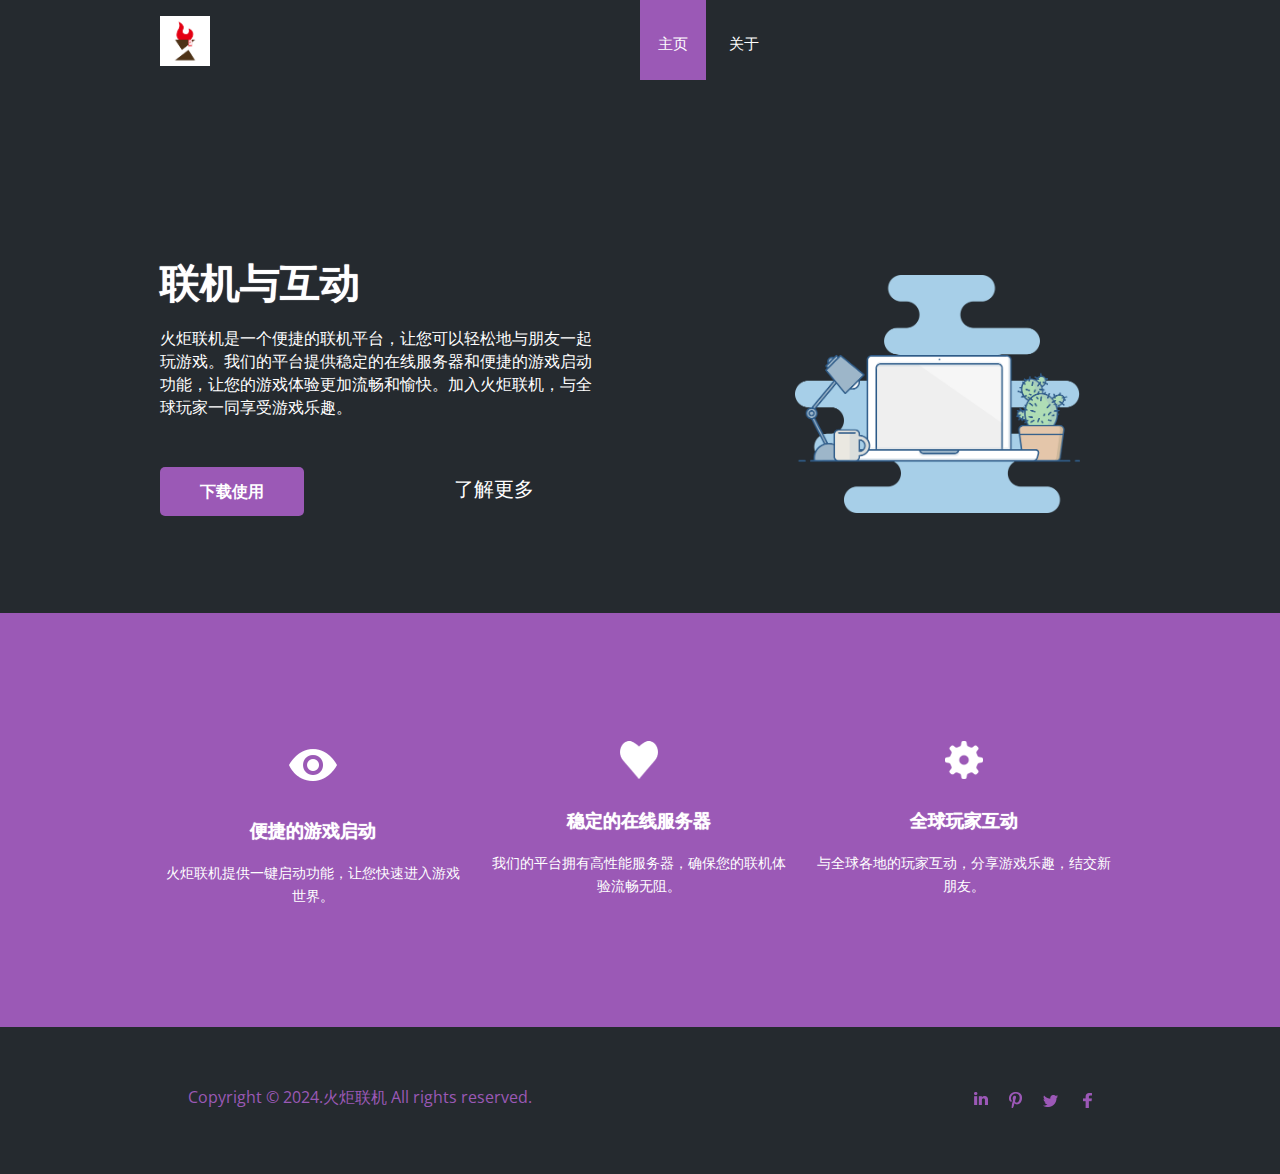
<file: index.html>
﻿<!DOCTYPE HTML>
<html>
<head>
    <title>火炬联机</title>
    <meta http-equiv="Content-Type" content="text/html; charset=utf-8"/>
    <meta name="viewport" content="width=device-width, initial-scale=1, maximum-scale=1">
    <link href='https://fonts.googleapis.com/css?family=Open+Sans:400,600' rel='stylesheet' type='text/css'>
    <link href="css/style.css" rel="stylesheet" type="text/css" media="all"/>
    <script src="js/jquery.min.js"></script>
    <!-----768px-menu----->
    <link type="text/css" rel="stylesheet" href="css/jquery.mmenu.all.css"/>
    <script type="text/javascript" src="js/jquery.mmenu.js"></script>
    <script type="text/javascript">
        //	The menu on the left
        $(function () {
            $('nav#menu-left').mmenu();
        });
    </script>
    <!-----//768px-menu----->
</head>
<body>
<div class="content">
    <!------start-768px-menu---->
    <div id="page">
        <div id="header">
            <a class="navicon" href="#menu-left"> </a>
        </div>
        <nav id="menu-left">
            <ul>
                <li class="active"><a href="index.html">主页</a></li>
                <li><a href="about.html">关于</a></li>
                <div class="clear"></div>
            </ul>
        </nav>
    </div>
    <!------end-768px-menu---->
    <!---start-header---->
    <div class="header">
        <!---start-wrap---->
        <div class="wrap">
            <div class="header-left">
                <div class="logo">
                    <a href="index.html"><img src="images/logo.jpg" alt="logo" width="50px" height="50px"/></a>
                </div>
            </div>
            <div class="header-right">
                <div class="top-nav">
                    <ul>
                        <li class="active"><a href="index.html">主页</a></li>
                        <li><a href="about.html">关于</a></li>
                    </ul>
                </div>
                <div class="clear"></div>
            </div>
            <div class="clear"></div>
        </div>
    </div>
    <div class="main">
        <div class="wrap">
            <div class="main_left">
                <h2>联机与互动</h2>
                <p>
                    火炬联机是一个便捷的联机平台，让您可以轻松地与朋友一起玩游戏。我们的平台提供稳定的在线服务器和便捷的游戏启动功能，让您的游戏体验更加流畅和愉快。加入火炬联机，与全球玩家一同享受游戏乐趣。</p>
                <div class="buttons">
                    <div class="sign_up">
                        <a href="#">下载使用</a>
                    </div>
                    <div class="learn">
                        <a href="#" class="arrow_btn">了解更多</a>
                    </div>
                    <div class="clear"></div>
                </div>
            </div>
            <div class="main_right">
                <span> </span>
            </div>
            <div class="clear"></div>
            <!---//End-header---->
        </div>
    </div>
</div>
<div class="buttom">
    <div class="wrap">
        <div class="top-grids">
            <div class="top-grid">
                <a href="#"><img src="images/icon1.png"/></a>
                <h3><a href="#">便捷的游戏启动</a></h3>
                <p>火炬联机提供一键启动功能，让您快速进入游戏世界。</p>
            </div>
            <div class="top-grid">
                <a href="#"><img src="images/icon2.png"/></a>
                <h3><a href="#">稳定的在线服务器</a></h3>
                <p>我们的平台拥有高性能服务器，确保您的联机体验流畅无阻。</p>
            </div>
            <div class="top-grid">
                <a href="#"><img src="images/icon3.png"/></a>
                <h3><a href="#">全球玩家互动</a></h3>
                <p>与全球各地的玩家互动，分享游戏乐趣，结交新朋友。</p>
            </div>

            <div class="clear"></div>
        </div>
    </div>
</div>
<div class="footer">
    <div class="wrap">
        <div class="footer-left">
            <div class="copy">
                <p>Copyright &copy; 2024.火炬联机 All rights reserved.
                </p>
            </div>
        </div>
        <div class="social_icons">
            <ul>
                <li class="in"><a href="#"><span> </span></a></li>
                <li class="pro"><a href="#"><span> </span></a></li>
                <li class="twitter"><a href="#"><span> </span></a></li>
                <li class="facebook"><a href="#"><span> </span></a></li>
                <div class="clear"></div>
            </ul>
        </div>
        <div class="clear"></div>
    </div>
</div>
</body>
</html>
</file>
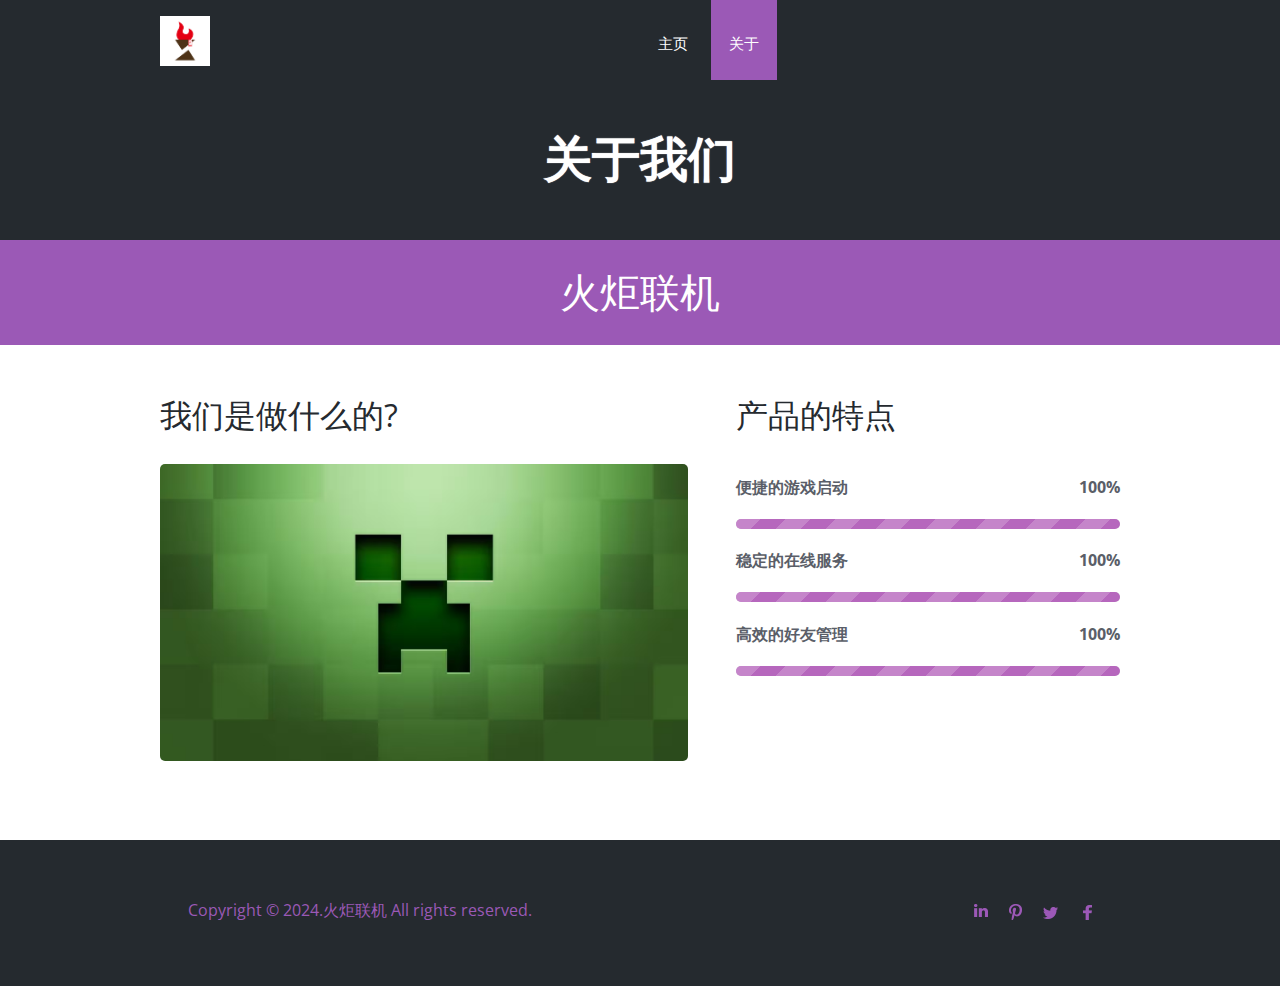
<file: about.html>
﻿<!DOCTYPE HTML>
<html>
<head>
    <title>火炬联机</title>
    <meta http-equiv="Content-Type" content="text/html; charset=utf-8"/>
    <meta name="viewport" content="width=device-width, initial-scale=1, maximum-scale=1">
    <link href='https://fonts.googleapis.com/css?family=Open+Sans:400,600' rel='stylesheet' type='text/css'>
    <link href="css/style.css" rel="stylesheet" type="text/css" media="all"/>
    <script src="js/jquery.min.js"></script>
    <!---start-login-script--->
    <script src="js/login.js"></script>
    <!---//End-login-script--->
    <!-----768px-menu----->
    <link type="text/css" rel="stylesheet" href="css/jquery.mmenu.all.css"/>
    <script type="text/javascript" src="js/jquery.mmenu.js"></script>
    <script type="text/javascript">
        //	The menu on the left
        $(function () {
            $('nav#menu-left').mmenu();
        });
    </script>
    <!-----//768px-menu----->
</head>
<body>
<div class="content">
    <!------start-768px-menu---->
    <div id="page">
        <div id="header">
            <a class="navicon" href="#menu-left"> </a>
        </div>
        <nav id="menu-left">
            <ul>
                <li><a href="index.html">主页</a></li>
                <li class="active"><a href="about.html">关于</a></li>
                <div class="clear"></div>
            </ul>
        </nav>
    </div>
    <!------end-768px-menu---->
    <!---start-header---->
    <div class="header">
        <!---start-wrap---->
        <div class="wrap">
            <div class="header-left">
                <div class="logo">
                    <a href="index.html"><img src="images/logo.jpg" alt="logo" width="50px" height="50px"/></a>
                </div>
            </div>
            <div class="header-right">
                <div class="top-nav">
                    <ul>
                        <li><a href="index.html">主页</a></li>
                        <li class="active"><a href="about.html">关于</a></li>
                    </ul>
                </div>
                <div class="clear"></div>
            </div>
            <div class="clear"></div>
        </div>
    </div>
    <div class="wrap">
        <div class="section-title">
            <h3>关于我们</h3>
        </div><!--section-title-->
    </div>
</div>
<div class="about">
    <p class="about-title">火炬联机</p>
    <div class="wrap">
        <div class="row-fluid">
            <div class="row_side-left">
                <h3>我们是做什么的?<span> </span></h3>
                <img src="images/about.jpg" alt=""/>
            </div>
            <div class="row_side-right">
                <div class="skills">
                    <h3>产品的特点<span> </span></h3>
                    <div class="flx-skill">
                        <p class="flx-skill-title">便捷的游戏启动</p>
                        <p class="flx-skill-number">100%</p>
                        <div class="progress-bar flexible animate"><span class="progress-100"
                                                                         style="width: 100%"><span> </span></span></div>
                        <div class="clear"></div>
                    </div>
                    <div class="flx-skill">
                        <p class="flx-skill-title">稳定的在线服务</p>
                        <p class="flx-skill-number">100%</p>
                        <div class="progress-bar flexible animate"><span class="progress-100"
                                                                         style="width: 100%"><span> </span></span></div>
                        <div class="clear"></div>
                    </div>
                    <div class="flx-skill">
                        <p class="flx-skill-title">高效的好友管理</p>
                        <p class="flx-skill-number">100%</p>
                        <div class="progress-bar flexible animate"><span class="progress-100"
                                                                         style="width: 100%"><span> </span></span></div>
                        <div class="clear"></div>
                    </div>
                </div>
            </div>
            <div class="clear"></div>
        </div>
    </div>
</div>
<div class="footer">
    <div class="wrap">
        <div class="footer-left">
            <div class="copy">
                <p>Copyright &copy; 2024.火炬联机 All rights reserved.
                </p>
            </div>
        </div>
        <div class="social_icons">
            <ul>
                <li class="in"><a href="#"><span> </span></a></li>
                <li class="pro"><a href="#"><span> </span></a></li>
                <li class="twitter"><a href="#"><span> </span></a></li>
                <li class="facebook"><a href="#"><span> </span></a></li>
                <div class="clear"></div>
            </ul>
        </div>
        <div class="clear"></div>
    </div>

</div>
</body>
</html>
</file>
<file: css/style.css>
/*
Author: W3layouts
Author URL: http//w3layouts.com
License: Creative Commons Attribution 3.0 Unported
License URL: http//creativecommons.org/licenses/by/3.0/
*/
/* reset */
html,body,div,span,applet,object,iframe,h1,h2,h3,h4,h5,h6,p,blockquote,pre,a,abbr,acronym,address,big,cite,code,del,dfn,em,img,ins,kbd,q,s,samp,small,strike,strong,sub,sup,tt,var,b,u,i,dl,dt,dd,ol,nav ul,nav li,fieldset,form,label,legend,table,caption,tbody,tfoot,thead,tr,th,td,article,aside,canvas,details,embed,figure,figcaption,footer,header,hgroup,menu,nav,output,ruby,section,summary,time,mark,audio,video{margin:0;padding:0;border:0;font-size:100%;font:inherit;vertical-align:baseline;}
article, aside, details, figcaption, figure,footer, header, hgroup, menu, nav, section {display: block;}
ol,ul{list-style:none;margin:0px;padding:0px;}
blockquote,q{quotes:none;}
blockquote:before,blockquote:after,q:before,q:after{content:'';content:none;}
table{border-collapse:collapse;border-spacing:0;}
/* start editing from here */
a{text-decoration:none;}
.txt-rt{text-align:right;}/* text align right */
.txt-lt{text-align:left;}/* text align left */
.txt-center{text-align:center;}/* text align center */
.float-rt{float:right;}/* float right */
.float-lt{float:left;}/* float left */
.clear{clear:both;}/* clear float */
.pos-relative{position:relative;}/* Position Relative */
.pos-absolute{position:absolute;}/* Position Absolute */
.vertical-base{	vertical-align:baseline;}/* vertical align baseline */
.vertical-top{	vertical-align:top;}/* vertical align top */
nav.vertical ul li{	display:block;}/* vertical menu */
nav.horizontal ul li{	display: inline-block;}/* horizontal menu */
img{max-width:100%;}
/*end reset*/
/*----importing-fonts---*/
/*-----light-font----*/
/*----//importing-fonts---*/
html, body {
	height: 100%;
	margin: 0;
	display: flex;
	flex-direction: column;
}
body{
	font-family:trebuchet ms, arial, sans-serif;
	background: #fff;
}
/*---start-wrap-----*/
.wrap{
	width:60%;
	margin:0 auto;
}
.content
{
	background: #252A2F;
	flex: 1;
}
#page{
	display:none;
}
/*---start-header----*/
.header-left{
	float:left;
	margin-top: 1em;
}
.header-right{
	float:right;
	width: 50%;
}
.top-nav ul li{
	display:inline-block;
}
.top-nav ul li a{
	color: #ffffff;
	padding: 2.2em 1.2em 1.6em 1.2em;
	display: block;
	font-size: 0.95em;
	transition:0.5s all;
	-webkit-transition:0.5s all;
	-moz-transition:0.5s all;
	-o-transition:0.5s all;
	text-transform: uppercase;
	font-family: 'Open Sans', sans-serif;
}
.top-nav ul li a:hover{
	color:#FFF;
	background: #9B59B6;
}
.top-nav ul li.active>a{
	color:#FFF;
	background: #9B59B6;
}
.top-nav{
	float:left;
}
.sign-ligin-btns{
	float:right;
}
.sign-ligin-btns ul li{
	display:inline-block;
}
.sign-ligin-btns ul li a.signup span,.sign-ligin-btns ul li a.login span{
	padding: 2.2em 1.8em 1.64em 1.8em;
	display: block;
	font-size: 0.95em;
	transition: 0.5s all;
	-webkit-transition: 0.5s all;
	-moz-transition: 0.5s all;
	-o-transition: 0.5s all;
	border-radius: 0.15em;
	-webkit-border-radius: 0.15em;
	-moz-border-radius: 0.15em;
	-o-border-radius: 0.15em;
	font-family: 'Open Sans', sans-serif;
	font-family:trebuchet ms, arial, sans-serif;
}
.sign-ligin-btns ul li a.signup,.sign-ligin-btns ul li a.login{
	color:#FFF;
}
.sign-ligin-btns ul li a.signup:hover,.sign-ligin-btns ul li a.login:hover{
	background: #9B59B6;
}
/*---End-header----*/

/*-------LOGIN STARTS HERE -------*/
/* Login Container (default to float:right) */
#loginContainer {
    position:relative;
    float: left;
}
#loginBox:before,#signupBox:before{
	content: '';
	position: absolute;
	right: 25px;
	text-align: center;
	top: -21px;
	border-left: 20px solid rgba(0, 0, 0, 0);
	border-right: 20px solid rgba(0, 0, 0, 0);
	border-bottom: 20px solid #9B59B6;
}
/* Login Button */
#loginButton{ 
    display: inline-block;
	float: right;
	position: relative;
	z-index: 30;
	cursor: pointer;
	transition:0.5s all;
	-webkit-transition:0.5s all;
	-moz-transition:0.5s all;
	-o-transition:0.5s all;
}
/* Login Button Text */
#loginButton span {
  display: block;
	text-align: center;
	border-radius: 0.15em;
	-webkit-border-radius: 0.15em;
	-moz-border-radius: 0.15em;
	-o-border-radius: 0.15em;
	font-family: 'Open Sans', sans-serif;
}
/* Login Box */
#loginBox {
    position: absolute;
	top: 96px;
	right: 0;
	display: none;
	z-index: 999;
	padding-bottom: 0.8em;
	background: #fff;
	border: 1px solid #eee;
	border-radius: 5px;
	-webkit-border-radius: 5px;
	-o-border-radius: 5px;
	-moz-border-radius: 5px;
	box-shadow: inset 0px -2px 2px #DFDFDF;
}
/* If the Login Button has been clicked */    


/* Login Form */
#loginForm {
    width:300px;
	z-index: 999;
}
#loginForm fieldset {
    margin:0 0 0px 0;
    display:block;
    border:0;
    padding:0;
}
fieldset#body {
    background:#fff;
    padding:20px;
    margin:0;
    border-radius: 5px;
	-webkit-border-radius: 5px;
	-o-border-radius: 5px;
	-moz-border-radius: 5px;
}
#loginForm #checkbox {
    width:auto;
    margin: 7px 9px 0 0;
    float:left;
    padding:0;
    border:0;
    *margin:-3px 9px 0 0; /* IE7 Fix */
}
#body label {
    color:#777777;
    display:block;
    float:left;
    line-height: 1.5em;
    font-family: 'Open Sans', sans-serif;
}
#loginForm #body fieldset label {
    display: block;
	color: #777;
	font-size: 0.875em;
	font-weight: normal;
	text-align: center;
	text-transform: uppercase;
	line-height: 1.5em;
	font-family: 'Open Sans', sans-serif;
}
/* Default Input */
#loginForm input,#signupForm input[type="text"], #signupForm input[type="password"] {
    width: 93.6%;
	color: #3a454d;
	padding: 8px 8px;
	margin: 0.3em 0;
	border: 1px solid #D8D8D8;
	font-size: 0.875em;
	transition: border-color 0.5s all;
	-webkit-transition: border-color 0.5s all;
	-moz-transition: border-color 0.5s all;
	-o-transition: border-color 0.5s all;
	border-radius: 0.15em;
	-webkit-border-radius: 0.15em;
	-moz-border-radius: 0.15em;
	-o-border-radius: 0.15em;
	font-family: 'Open Sans', sans-serif;
}
#loginForm input:hover{
	border: 1px solid #999;
} 
.remeber{
	margin-top:0.5em;
}
/* Sign In Button */
#loginForm #login,#signupForm #signup{
    color: #fff;
	font-size: 0.875em;
	font-weight: normal;
	padding: 10px 15px;
	text-transform: uppercase;
	background:#9B59B6;
	display: inline-block;
	width: 100%;
	cursor:pointer;
	margin: 1em 0 0 0;
	border: none;
	-webkit-transition: all 0.3s ease-out;
	-moz-transition: all 0.3s ease-out;
	-ms-transition: all 0.3s ease-out;
	-o-transition: all 0.3s ease-out;
	transition: all 0.3s ease-out;
	border-radius: 0.15em;
	-webkit-border-radius: 0.15em;
	-moz-border-radius: 0.15em;
	-o-border-radius: 0.15em;
	font-family: 'Open Sans', sans-serif;
}
#loginButton span:hover{
	color:#FFF;
}
#loginForm #login:hover{
	background:#3D3D3D;
}
#signupForm #signup:hover{
	background:#3D3D3D;
}
/* Forgot your password */
#loginForm span {
    display: block;
	background: #fff;
	padding: 0px 0px 0px 13px;
}
#loginForm span a {
    color: #777;
	font-size: 0.875em;
	font-family: 'Open Sans', sans-serif;
}
input:focus {
    outline:none;
}
/* signup Container (default to float:right) */
#signupContainer {
    position:relative;
    float: left;
}

/* Login Button */
#signupButton { 
    display: inline-block;
	float: right;
	position: relative;
	z-index: 30;
	cursor: pointer;
	transition:0.5s all;
	-webkit-transition:0.5s all;
	-moz-transition:0.5s all;
	-o-transition:0.5s all;
}
/* Login Button Text */
#signupButton span {
  display: block;
	text-align: center;
	font-family: 'Open Sans', sans-serif;
}
/* Login Box */
#signupBox {
    position: absolute;
	top: 96px;
	right: 0;
	display: none;
	z-index: 999;
	padding-bottom: 0.8em;
	background: #fff;
	border: 1px solid #eee;
	border-radius: 5px;
	-webkit-border-radius: 5px;
	-o-border-radius: 5px;
	-moz-border-radius: 5px;
	box-shadow: inset 0px -2px 2px #DFDFDF;
}
/* If the Login Button has been clicked */    
#signupButton.active {
	border-radius: 0.15em;
}
.active span:hover{
	color:#FFF;
}
/* Login Form */
#signupForm {
    width: 300px;
	z-index: 999;
}
#signupForm fieldset {
    margin:0 0 0px 0;
    display:block;
    border:0;
    padding:0;
}
fieldset#signupbody {
    background:#fff;
    padding:20px;
    margin:0;
    border-radius: 5px;
	-webkit-border-radius: 5px;
	-o-border-radius: 5px;
	-moz-border-radius: 5px;
}
#signupForm #checkbox {
    width:auto;
    margin: 7px 9px 0 0;
    float:left;
    padding:0;
    border:0;
    *margin:-3px 9px 0 0; /* IE7 Fix */
}
#signupbody label {
    color:#777777;
    display:block;
    float:left;
    line-height: 1.5em;
}
#signupForm #signupbody fieldset label {
    display: block;
	color: #777;
	font-size: 0.875em;
	font-weight: normal;
	text-align: center;
	text-transform: uppercase;
	line-height: 1.5em;
	font-family: 'Open Sans', sans-serif;
}
#signupForm #signupbody fieldset label span{
	display: inline-block;
	padding: 0px;
	font-size: 0.875em;
	color:#9B59B;
}
.remeber{
	margin-top:0.5em;
}

/* Forgot your password */
#signupForm span {
    display: block;
	background: #fff;
	padding: 0px 0px 0px 13px;
}
#signupForm span a {
    color: #FFF;
	font-size: 0.875em;
}
input:focus {
    outline:none;
}
/*----//End-content---*/
/*---//End-wrap-----*/
/***********/
.main {
	margin-top: 6em;
}
.main_left
{
	float:left;
	width:45%;
	margin-top: 5em;
}
.main_left h2{
	color:#fff;
	font-size: 3em;
	font-weight:bold;
	text-shadow: 0px 0px 1px #FFF;
}
.main_left p{
	color:#fff;
	font-size: 1em;
	font-family: 'Open Sans', sans-serif;
	padding: 1em 0em;
}
.main_right
{
	float:right;
	width:42%;
}
.main_right {
    display: flex;
    justify-content: center;
    align-items: center;
    height: 100%; /* Ensure the container has a height */
}

.main_right span {
    width: 320px;
    height: 492px;
    display: block;
    background: url(../images/index.png) no-repeat center center;
    background-size: contain; /* Ensure the image scales properly */
}
.buttons
{
	margin-top: 2em;
}
.sign_up 
{
	float:left;
}
.learn
{
	float:right;
	margin: 0.5em 2em 0.5em 0em;
}
.sign_up a{
	color: #FFF;
	font-size: 1em;
	-webkit-transition: all 0.3s;
	-moz-transition: all 0.3s;
	transition: all 0.3s;
	border-radius: 5px;
	-webkit-border-radius: 5px;
	-moz-border-radius: 5px;
	-o-border-radius: 5px;
	background: #9B59B6;
	padding: 13px 40px;
	border: none;
	font-family: 'Open Sans', sans-serif;
	font-weight: 600;
	display: block;
}
.sign_up input[type="submit"]:hover
{
	background:#45BDBE;
}
.arrow_btn {
	display: block;
	background: url(../images/arrow_btnh1.png) no-repeat 148px 9px;
	padding: 0px 26px 0px 9px;
	color: #FFF;
	font-size: 20px;
	font-family: 'Open Sans', sans-serif;
}
.arrow_btn:hover{
	background: url(../images/arrow_btn1.png) no-repeat 148px 9px;
	text-decoration: none;
	color:#9B59B6;
}
/*******/
.buttom
{
	background: #9B59B6;
	padding: 8em 0em 4em 0em;
}
.top-grids {
	position:relative;
}
.top-grid1{
	margin-top: 2em;
	padding-top: 2em;
	position:relative;
}
.top-grid1 label{
	background: #ECECEC;
	height: 1px;
	display: block;
	position: absolute;
	top: -16px;
	width: 94%;
}
.top-grid{
	width: 31.9%;
	float: left;
	margin-right: 2%;
	text-align: center;
	padding-bottom: 3em;
}
.top-grid:nth-child(3),.top-grid:nth-child(6){
	margin-right:0px;
	border-right:0;
}
.top-grid  h3 a{
	font-size: 1.1em;
	color: #fff;
	padding:1.5em 0 0.5em 0;
	display: block;
	text-transform: uppercase;
	font-weight: 600;
	text-shadow: 0px 0px 1px #FFF;
}
.top-grid p{
	color: #fff;
	line-height: 1.6em;
	font-size: 0.9em;
	padding: 0.6em 0em;
	font-family: 'Open Sans', sans-serif;
}
/*****footer*****/
.footer {
	background: #252A2F;
	padding: 1.85em 1em;
	text-align: center; /* Optional: Center text */
}
.footer-left {
	float: left;
	padding: 1.85em 1em;
}
.copy p{
	color:#9B59B6;
	font-size:1em;
	font-family: 'Open Sans', sans-serif;
}
.copy p a{
	color:#fff;
	font-family: 'Open Sans', sans-serif;
}
.copy p a:hover{
	color:#9B59B6;
}
/****social_icons******/
.social_icons {
	float:right;
	padding: 2.2em 1em;
}
.social_icons li  a span{
	width:15px;
	height:17px;
	background: url(../images/socil.png) no-repeat;
	display:block;
}
.social_icons li
{
	float:left;
	margin-left: 1.2em;
}
.social_icons ul .in a span 
{
	background-position: 0px 0px ;
}
.social_icons ul .in a span:hover
{
	background-position: 0px -30px ;
}
.social_icons ul .pro a span 
{
	background-position: -28px 0px ;
}
.social_icons ul .pro a span:hover
{
	background-position: -28px -30px ;
}
.social_icons ul .twitter a span
{
	background-position: -57px 0px ;
}
.social_icons ul .twitter a span:hover
{
	background-position: -57px -30px ;
}
.social_icons ul .facebook a span
{
	background-position: -84px 0px;
}
.social_icons ul .facebook a span:hover
{
	background-position: -84px -30px;
}
.section-title h3
{
	color: #FFF;
	font-size: 3em;
	font-weight: bold;
	text-shadow: 0px 0px 1px #FFF;
	text-align: center;
	padding: 1em 0em;
}
/*****about******/
.row-fluid {
	padding: 3em 0em;
}
.row_side-left
{
	width:55%;
	float:left;
	font-family: 'Open Sans', sans-serif;
}
.row_side-right
{
	width:40%;
	float:right;
	font-family: 'Open Sans', sans-serif;
}
.about-title
{
	color: #FFF;
	background: #9B59B6;
	font-family: 'Open Sans', sans-serif;
	text-align: center;
	font-size: 2.5em;
	padding: 0.6em 0em;
}
.row_side-left img {
	border-radius: 5px;
	margin: 1.6em 0em;
}
.row_side-left h3,.row_side-right h3,.heading_h h3 a
{
	color: #252A2F;
	font-size: 2em;
	font-family: 'Open Sans', sans-serif;
}
.row_side-left p,.row_side-right p
{
	color: #5A5E68;
	font-size: 0.9em;
}
/*---------Skill bar-----------*/
.skill-p {
	margin-bottom:35px;
}
.flx-skill {
	padding: 2.3em 0em;
}

.flx-skill > div {
	height: 10px;
	float: left;
	width: 100%;
}
.flx-skill p.flx-skill-title {
	float: left;
	font-weight:700;
	font-size: 1em;
	margin-bottom: 10px;
}
.flx-skill p.flx-skill-number {
	float: right;
	font-weight:700;
	font-size: 1em;
	margin-bottom: 10px;
}

/*===============Progress Bars===================*/
.progress-bar {
	height: 10px;
	margin:10px 0;
	position: relative;	
	-webkit-border-radius: 5px;
	-moz-border-radius: 5px;
	border-radius: 5px;
	z-index:0;
	background-color:#ebebeb;
}
.progress-bar.flexible > span {
	background-color:#B667BD;
}
.progress-bar > span {
	display: block;
	height: 10px;
	-webkit-border-radius: 5px;
	-moz-border-radius: 5px;
	border-radius: 5px;	
	position: relative;
	overflow: hidden;
	z-index:0;
}
.progress-bar > span:after, .animate > span > span {
	content: "";
	position: absolute;
	top: 0;
	left: 0;
	bottom: 0;
	right: 0;
	background-image: -webkit-gradient(linear, 0 0, 100% 100%,  color-stop(.25, rgba(255, 255, 255, .2)),  color-stop(.25, transparent), color-stop(.5, transparent),  color-stop(.5, rgba(255, 255, 255, .2)),  color-stop(.75, rgba(255, 255, 255, .2)),  color-stop(.75, transparent), to(transparent)  );
	background-image: -moz-linear-gradient(  -45deg,  rgba(255, 255, 255, .2) 25%,  transparent 25%,  transparent 50%,  rgba(255, 255, 255, .2) 50%,  rgba(255, 255, 255, .2) 75%,  transparent 75%,  transparent  );
	z-index: 1;
	-webkit-background-size: 50px 50px;
	-moz-background-size: 50px 50px;
	background-size: 50px 50px;
	-webkit-animation: move 2s linear infinite;
	-moz-animation: move 2s linear infinite;
	-webkit-border-radius: 10px;
	-moz-border-radius: 10px;
	border-radius: 10px;
	color:#fff;
	text-shadow:0 1px 0 rgba(0,0,0,.1);
	text-align:right;
}
.animate > span:after {
	display: none;
}
 @-webkit-keyframes move {
 0% {
 background-position: 0 0;
}
 100% {
 background-position: 50px 50px;
}
}
 @-moz-keyframes move {
 0% {
 background-position: 0 0;
}
 100% {
 background-position: 50px 50px;
}
}
.orange > span {
	background-color: #ff5300;
}
.red > span {
	background-color: #ff0000;
}
.blue > span {
	background-color: #00c6ff;
}
.pink > span {
	background-color: #e8005d;
}

.gray > span {
	background-color: #3f3f3f;
}
.white > span {
	background-color: #fff;
}
.cyan > span {
	background-color: #37bdb5
}

.nostripes > span > span, .nostripes > span:after {
	-webkit-animation: none;
	-moz-animation: none;
	background-image: none;
}
/*****team*****/
/**********team************/
.team
{
	text-align: center;
}
.middle-grids {
	padding: 2em 0em;
}
.images_1_of_4 h4 {
	color: #252A2F;
	font-size: 0.9em;
	font-weight: 600;
	padding-bottom: 1em;
	font-family:'Open Sans', sans-serif;
}
span.rollover {
	-o-transition-duration: 1s;
	-moz-transition-duration: 1s;
	-webkit-transition: -webkit-transform 1s;
	background:url(../images/puls.png) center center no-repeat rgba(155, 89, 182, 0.7);
	cursor: pointer;
	height: 220px;
	width: 221px;
	position: absolute;
	z-index: 10;
	opacity: 0;
	border-radius: 50%;
	-webkit-border-radius: 50%;
	-o-border-radius: 50%;
	-moz-border-radius: 50%;
	-webkit-transition: all 0.3s ease-out;
	-moz-transition: all 0.3s ease-out;
	-ms-transition: all 0.3s ease-out;
	-o-transition: all 0.3s ease-out;
	transition: all 0.3s ease-out;
}
span.rollover:hover {
	opacity:1;
	-webkit-transition: all 0.3s ease-out;
	-moz-transition: all 0.3s ease-out;
	-ms-transition: all 0.3s ease-out;
	-o-transition: all 0.3s ease-out;
	transition: all 0.3s ease-out;
}
.images_1_of_4{
	display: block;
	float:left;
	margin-left:4%;
	text-align: center;
}
.images_1_of_4:first-child { 
	margin-left: 0; 
} 
.images_1_of_4 {
	width: 30%;
}
.images_1_of_4  img{
	max-width:100%;
	margin-bottom: 23px;
	border-radius: 50%;
	-webkit-border-radius: 50%;
	-o-border-radius: 50%;
	-moz-border-radius: 50%;
}
.images_1_of_4  h3{
	color:#9B59B6;
	font-size:1.2em;
	font-family:'Open Sans', sans-serif;
	font-weight :bold;
	-webkit-transition: all 0.3s ease-out;
	-moz-transition: all 0.3s ease-out;
	-ms-transition: all 0.3s ease-out;
	-o-transition: all 0.3s ease-out;
	transition: all 0.3s ease-out;
}
.images_1_of_4  h3,.images_1_of_4  p
{
	padding: 0em 0em 1.5em 0em;
}
.images_1_of_4  p {
	font-size:0.875em;
	color:#5A5E68;
	line-height: 1.8em;
	font-family : 'Open Sans', sans-serif;
}
.images_1_of_4 .button a{
		padding:7px 10px;
		font-size:0.9em;
		font-family:'Open Sans', sans-serif;
		background:#49CBCD;       
        color : #fff;
      	-moz-border-radius: 3px;
		-webkit-border-radius: 3px;
		border-radius: 3px;
		transition: 0.5s all;
		-webkit-transition: 0.5s all;
		-moz-transition: 0.5s all;
		-o-transition: 0.5s all;
}
.images_1_of_4 .button a:hover{
	   background: #296E6F;
        text-decoration:none;
}
/***********end_team*********/
/* start blog  */
.blog{
	padding: 4% 0;
}
.blog_left{
	float: left;
	width: 62%;
	margin-right: 5%;
	font-family:'Open Sans', sans-serif;
}
.blog_left  h3 a,.style a{
	margin-bottom: 2%;
	display: block;
	color: #9B59B6;
	font-size: 1.5em;
	-webkit-transition: all 0.3s ease-in-out;
	-moz-transition: all 0.3s ease-in-out;
	-o-transition: all 0.3s ease-in-out;
	transition: all 0.3s ease-in-out;
	font-family:'Open Sans', sans-serif;
}
.blog_left h3 a:hover
{
	color: #9B59B6;
}
.span_2_of_blog {
	float:left;
	width: 70.3333%;
	margin-left: 3%;
}
.span_1_of_blog {
		float:left;
	width: 26.3333%;
}
.blog_grid {
	margin-top: 5%;
}
.blog_main{
	margin-top: 2%;
}
.blog-list{
	color:#555;
}
.blog-list li{
	color: #5A5E68;
	font-size: 0.9em;
	margin-bottom: 15px;
	line-height: 1.5em;
	text-shadow: 0 1px 0 #ffffff;
}
.blog-list li a{
	-webkit-transition: all 0.3s ease-in-out;
	-moz-transition: all 0.3s ease-in-out;
	-o-transition: all 0.3s ease-in-out;
	transition: all 0.3s ease-in-out;
	color: #9B59B6;
}
.blog-list li a:hover{
	color:#242424;
}
.blog-img{
	padding-top:20px;
}
.blog-img1{
	padding-top:10px;
}
p.para{
	font-size: 0.9em;
	color: #5A5E68;
	line-height: 1.8em;
	font-family:'Open Sans', sans-serif;
	margin-bottom: 10px;
}
.blog_top{
	margin-top: 20px;
}
.rsidebar{
	display: block;
	float:left;
	margin:0 0 0 4.6%;
}	
.span_1_of_3 {
	width: 27%;
}
.search_box,.email{
	border:1px solid #E4E4E4;
   -webkit-transition: all 0.3s ease;
	-moz-transition: all 0.3s ease;
	-o-transition: all 0.3s ease;
	transition: all 0.3s ease;
	padding:5px 10px;
	position: relative;
	cursor: pointer;
	width: 100%;
}
.search_box img {
	vertical-align: middle;
	margin-right: 10px;
}
.search_box form input[type="text"],.email_box form input[type="text"] {
	border: none;
	outline: none;
	background: none;
	font-size: 0.85em;
	color:#999;
	width:87%;
	font-family: 'Open Sans', sans-serif;
	-webkit-apperance: none;
	padding: 0.4em 0em;
}
.search_box form input[type="submit"] {
	border: none;
	cursor: pointer;
	background: url(../images/search.png) no-repeat 0px -5px;
	position: absolute;
	right: 10px;
	width:31px;
	height:33px;
	outline: none;
	margin: 0.4em 0em;
}
.rsidebar h4,.span_2_of_single h4
{
	color:#414A5A;
	font-size: 1.8em;
	padding: 0em 0em 0.8em 0em;
}
.social_2
{
	padding: 2.5em 0em;
}
.social_2 ul li:first-child, ol li:first-child {
	margin-top: 0px;
	margin-left: 0;
}
.social_2 li {
	background: none;
	margin-right:1em;
	display: inline-block;
}
.social_2 li  a span
{
	height:42px;
	width:42px;
	display: block;
	background: url(../images/spriteimg.png);
	-webkit-transition: all 0.3s ease-out;
	-moz-transition: all 0.3s ease-out;
	-ms-transition: all 0.3s ease-out;
	-o-transition: all 0.3s ease-out;
	transition: all 0.3s ease-out;
}
li.facebook a span {
	background-position:-8px -54px;
}
li.facebook a span:hover {
	opacity:0.8;
}

li.twitter a span {
	background-position:-108px -54px ;
}
li.twitter a span:hover {
	opacity:0.8;
}
li.google a span {
	background-position: -59px -54px;
}
li.google a span:hover {
	opacity:0.8;
}
.button input[type="submit"],.send_button input[type="submit"] {
	cursor: pointer;
	color: #FFF;
	font-size: 0.99em;
	outline: none;
	-webkit-transition: all 0.3s;
	-moz-transition: all 0.3s;
	transition: all 0.3s;
	border-radius: 5px;
	-webkit-border-radius: 3px;
	-moz-border-radius: 3px;
	-o-border-radius: 3px;
	background: #9B59B6;
	padding: 10px 50px;
	border: none;
	font-family: 'Open Sans', sans-serif;
	margin-top: 20px;
	-webkit-appearance: none;
}
.button input[type="submit"]:hover,.send_button input[type="submit"]:hover
{
	background:#AA48D3;
}
.Categories {
	padding: 2.5em 0em;
}
ul.sidebar li {
	list-style-image: url(../images/icon_1.png);
	margin: 0 15px 0px;
	vertical-align: bottom;
}
.hover li a,ul.sidebar_1 li a,.tags ul  li a {
	font-size: 0.85em;
	line-height: 1.8em;
	font-family: 'Open Sans', sans-serif;
	color: #5A5E68;	
	font-weight:600;
	-webkit-transition: all 0.3s;
	-moz-transition: all 0.3s;
	transition: all 0.3s;
	display: block;
	padding: 0.6em 0em;
}
ul.sidebar_1 li a:hover
{
	color: #AA48D3;
}
.hover
{
	-webkit-transition: all 0.3s;
	-moz-transition: all 0.3s;
	transition: all 0.3s;
}
.hover li a:hover
{
	color:#fff;
}
.hover:hover
{
	background: #485460;
	color:#fff;
	border-radius: 5px;
	-webkit-border-radius: 3px;
	-moz-border-radius: 3px;
	-o-border-radius: 3px;
	margin-left: 1em;
}
.popularpost p
{
	padding: 1.5em 0em;
}
.link_1 p
{
	font-size: 1.1em;
	float: left;
	padding: 14px 22px 9px 0px;
}
.link_1 .right
{
	float:right;
} 
.tags {
	padding: 2.5em 0em;
}
ul.sidebar_1 li {
	list-style-image: url(../images/icon_2.png);
	vertical-align: bottom;
}
.tags ul li 
{
	padding: 0.6em;
	float:left;
	-webkit-transition: all 0.3s;
	-moz-transition: all 0.3s;
	transition: all 0.3s;
}
.tags ul li a
{
	padding: 0.7em;
	border-radius: 5px;
	-webkit-border-radius: 3px;
	-moz-border-radius: 3px;
	-o-border-radius: 3px;
	-webkit-transition: all 0.3s;
	-moz-transition: all 0.3s;
	transition: all 0.3s;
	background-color: #F6FAFB;
	-webkit-transition: all 0.3s ease-out;
	-moz-transition: all 0.3s ease-out;
	-ms-transition: all 0.3s ease-out;
	-o-transition: all 0.3s ease-out;
	transition: all 0.3s ease-out;
}
.tags ul li a:hover{
	color:#fff;
	background: #9B59B6;
}
/* start details */
.details{
	text-align: left;
	padding: 4%;
}
.det_pic{
	margin: 2% 0;
}
.det_pic img,.blog-img img {
	border-radius: 5px;
	-webkit-border-radius: 5px;
	-o-border-radius: 5px;
	-moz-border-radius: 5px;
}
p.para1 {
	font-size: 0.8725em;
	color: #C4C4C4;
	line-height: 1.8em;
	font-family:'Open Sans', sans-serif;
}
.sign_up1
{
	margin: 10px 0px;
}
/******responsive*******/
@media only screen and (max-width:1440px)
{
	.wrap{
		width:70%;
	}

}
@media only screen and (max-width:1366px)
{
	.span_1_of_3 {
	width: 28%;
	}
	.rsidebar {
	margin: 0 0 0 4%;
	}
	.main_right span {
	width: 300px;
	height: 460px;
	background-size: 100%;
	}
	.main_right {
	width: 38%;
	}
}
@media only screen and (max-width:1280px)
{
	.wrap{
		width:75%;
	}
	.main_right span {
	width: 285px;
	height: 437px;
	background-size: 100%;
	}
	.main_right {
	width: 38%;
	}
	.main_left h2 {
	font-size: 2.5em;
	}
}
@media only screen and (max-width:1024px)
{
	.wrap{
		width:80%;
	}
	.header-right {
	width: 60%;
	}
	.main_right span{
	width: 260px;
	height: 398px;
	}
	.main_left {
	margin-top: 4em;
	}
	.main_left h2 {
	font-size: 2.3em;
	}
	.main_left p {
	font-size: 0.95em;
	}
	.arrow_btn {
	background: url(../images/arrow_btnh1.png) no-repeat 130px 6px;
	font-size: 17px;
	}
	.arrow_btn:hover{
	background: url(../images/arrow_btn1.png) no-repeat 130px 6px;
	font-size: 17px;
	}
	.sign_up a {
	padding: 10px 35px;
	}
	.blog_left {
	width: 60%;
	}
	.rsidebar {
	margin: 0 0 0 1%;
	}
	.span_1_of_3 {
	width: 34%;
	}
}
@media only screen and (max-width:768px)
{
	.navicon
	{
		display: block;
		width: 32px;
		height: 32px;
		position: absolute;
		top: 28px;
		left: 70px;
		background: url(../images/nav-icon.png) no-repeat;
	}
	.top-nav{
		display:none;
	}
	/*----*/
	#page{
		display:block;
	}
	.top-grid a {
		font-size: 1em;
	}
	.top-grid span {
		width: 35px;
		height: 35px;
	}
	.top-grid span label {
		font-size: 1.2em;
	}
	.header-right {
	width: 74%;
	}
	.header-left {
	margin-left: 5em;
	}
	.top-nav ul li a {
	padding: 2.2em 1.1em 1.6em 1.1em;
	}
	.sign-ligin-btns ul li a.login span {
	padding: 2.2em 1.3em 1.64em 1.3em;
	}
	.main_left {
	float: none;
	width: 100%;
	margin-top: 4em;
	text-align: center;
	}
	.main_right {
	float: none;
	width: 100%;
	text-align: center;
	}
	.main_right span {
	width: 260px;
	height: 398px;
	margin: 0 auto;
	}
	.buttons .sign_up {
	display: none;
	}
	.learn {
	float: none;
	margin: 2em 0em;
	}
	.arrow_btn:hover {
	background: url(../images/arrow_btn1.png) no-repeat 360px 6px;
	}
	.arrow_btn {
	background: url(../images/arrow_btnh1.png) no-repeat 360px 6px;
	}
	.top-grid:nth-child(1)
	{
		display:none;
	}
	.top-grid {
	width: 49%;
	}
	.row_side-left {
	width: 100%;
	float: none;
	}
	.row_side-right {
	width: 100%;
	float: none;
	}
	.images_1_of_4:nth-child(2)
	{
		display: none;
	}
	.images_1_of_4 {
	width: 48%;
	}
	.blog_left {
	float: none;
	width: 100%;
	margin-right: 0%;
	}
	.rsidebar {
	display: block;
	float: none;
	margin: 0%;
	width: 100%;
	margin-top: 20px;
	}
	.row_side-left p, .row_side-right p {
	padding-top: 10px;
	}
	.flx-skill {
	padding: 1em 0em;
	}
}
@media only screen and (max-width:640px)
{
	.wrap
	{
		width:90%;
	}
	.header-right {
	width: 60%;
	}
	.navicon {
	left: 40px;
	}
	.main_left h2 {
	font-size: 2em;
	}
	.main {
	margin-top: 3em;
	}
	.arrow_btn {
	background: url(../images/arrow_btnh1.png) no-repeat 340px 6px;
	}
	.arrow_btn:hover {
	background: url(../images/arrow_btn1.png) no-repeat 340px 6px;
	}
	.section-title h3 {
	font-size: 2.3em;
	padding: 0.6em 0em;
	}
	.about-title {
	font-size: 1.7em;
	}
	.row_side-left h3, .row_side-right h3, .heading_h h3 a {
	font-size: 1.5em;
	}
	.buttons {
	margin-top: 0em;
	}
}
@media only screen and (max-width:480px)
{
	.span_1_of_blog {
	float: none;
	width: 100%;
	}
	.span_2_of_blog {
	float: none;
	width: 100%;
	margin-left: 0%;
	}
	.arrow_btn {
	background: url(../images/arrow_btnh1.png) no-repeat 270px 6px;
	}
	.arrow_btn:hover{
	background: url(../images/arrow_btn1.png) no-repeat 270px 6px;
	}
	.main_left p {
	font-size: 0.8em;
	}
	.main_left h2 {
	font-size: 1.5em;
	}
	.learn {
	float: none;
	margin: 1em 0em;
	}
	.main_right span {
	width: 230px;
	height: 352px;
	margin: 0 auto;
	}
	.buttons {
	margin-top: 0em;
	}
	.top-grid {
	width: 100%;
	float: none;
	margin-right: 0%;
	text-align: center;
	padding-bottom: 2em;
	}
	.buttom {
	background: #9B59B6;
	padding: 2em 0em 2em 0em;
	}
	.top-grid h3 a {
	padding: 0.5em 0 0.5em 0;
	}
	.top-grid p {
	padding: 0em 0em;
	}
	.social_icons {
	float: none;
	width: 140px;
	margin: 0 auto;
	padding: 0.4em 0em 1em 0em;
	}
	.footer-left {
	float: none;
	padding: 1em 1em;
	text-align: center;
	}
	.images_1_of_4 {
	display: block;
	float: none;
	margin-left: 0%;
	width: 100%;
	text-align: center;
	margin-bottom: 1em;
	}
	.search_box, .email
	{
		width: 94%;
	}
	.Categories,.tags {
	padding: 2em 0em;
	}
}
@media only screen and (max-width:320px){
	.wrap {
		width:90%;
	}
	.social_2 {
	padding: 0.5em 0em;
	}
	.rsidebar h4, .span_2_of_single h4 {
	padding: 0em 0em 0em 0em;
	}
	.button input[type="submit"], .send_button input[type="submit"] {
	padding: 10px 30px;
	}
	.Categories, .tags {
	padding: 1em 0em;
	}
	.header-left {
	margin-left: 3em;
	}
	.navicon {
	left: 22px;
	}
	.sign-ligin-btns ul li a.signup span, .sign-ligin-btns ul li a.login span{
	padding: 1.8em 1em 0.8em 1em;
	}
	.arrow_btn {
	background: url(../images/arrow_btnh1.png) no-repeat 194px 6px;
	}	
	.arrow_btn:hover {
	background: url(../images/arrow_btn1.png) no-repeat 194px 6px;
	}
	.main_left {
	margin-top: 2.5em;
	}
	.main {
	margin-top: 0em;
	}
	.main_right span {
	width: 160px;
	height: 245px;
	margin: 0 auto;
	}
	.top-grid h3 a {
	font-size: 1em;
	}
	.section-title h3 {
	font-size: 1.8em;
	padding: 0.4em 0em;
	}
	.about-title {
	font-size: 1.3em;
	}
	.row-fluid {
	padding: 1em 0em;
	}
	.row_side-left h3, .row_side-right h3, .heading_h h3 a {
	font-size: 1.3em;
	}
	.images_1_of_4 img {
	max-width: 100%;
	width: 160px;
	}
	span.rollover {
	height: 160px;
	width: 160px;
	}
	.images_1_of_4 h3, .images_1_of_4 p {
	padding: 0em 0em 0.5em 0em;
	}
	.flx-skill {
	padding: 2em 0em;
	}
	.blog_left h3 a, .style a {
	font-size: 1em;
	}
	.span_2_of_blog p.para:nth-child(2),.det_text p.para:nth-child(2) {
	display: none;
	}
/*****/
	 #loginBox:before {
	right: 80px;
	}
	 #signupBox:before {
	right: 25px;
	}
	#loginForm,#signupForm{
	width: 200px;
	z-index: 999;
	}
	#loginBox {
	top: 75px;
	right: -60px;
	}
	#signupBox
	{
	top: 75px;
	}
	#loginForm #body fieldset label {
	font-size: 0.72em;
	}
	#loginForm input, #signupForm input[type="text"], #signupForm input[type="password"] {
	padding: 3px 3px;
	}
	#loginForm #checkbox {
	margin: 2px 9px 0 0;
	}
	#body label,#signupForm #signupbody fieldset label {
	font-size: 0.8em;
	}
	#loginForm #login, #signupForm #signup {
	padding: 5px 5px;
	font-size: 0.8em;
	}
	fieldset#body,fieldset#signupbody {
	padding: 12px;
	}
	#loginForm span a,#loginForm span a {
	font-size: 0.8em;
	}
	#loginBox,#signupBox {
	padding-bottom: 0.2em;
	}
	#loginBox:before, #signupBox:before {
	top: -16px;
	border-left: 15px solid rgba(0, 0, 0, 0);
	border-right: 15px solid rgba(0, 0, 0, 0);
	border-bottom: 15px solid #9B59B6;
	}
}
</file>
